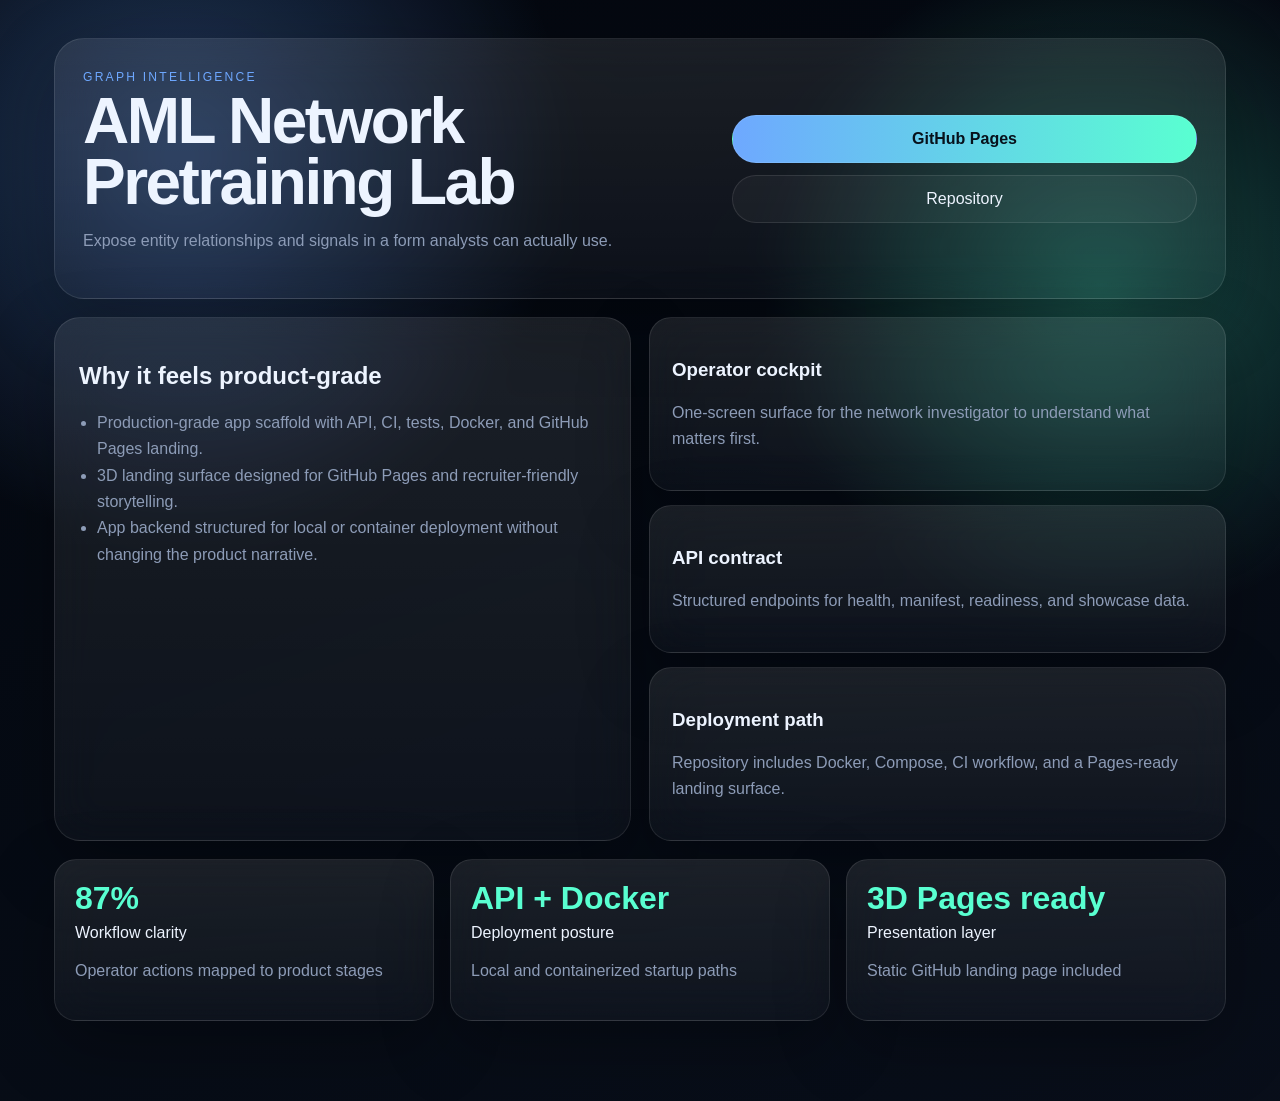
<file: docs/index.html>
<!DOCTYPE html>
<html lang="en">
<head>
  <meta charset="UTF-8" />
  <meta name="viewport" content="width=device-width, initial-scale=1.0" />
  <title>AML Network Pretraining Lab Landing</title>
  <link rel="stylesheet" href="landing.css" />
</head>
<body>
  <div class="scene" id="scene">
    <div class="backdrop"></div>
    <main class="deck">
      <section class="hero-card glass">
        <div>
          <span class="eyebrow">Graph intelligence</span>
          <h1>AML Network Pretraining Lab</h1>
          <p>Expose entity relationships and signals in a form analysts can actually use.</p>
        </div>
        <nav class="cta-stack">
          <a class="cta primary" href="https://r-behera.github.io/graphmae-self-supervised-graph-lab/">GitHub Pages</a>
          <a class="cta" href="https://github.com/R-behera/graphmae-self-supervised-graph-lab">Repository</a>
        </nav>
      </section>
      <section class="orbit-grid">
        <div class="glass panel large">
          <h2>Why it feels product-grade</h2>
          <ul><li>Production-grade app scaffold with API, CI, tests, Docker, and GitHub Pages landing.</li><li>3D landing surface designed for GitHub Pages and recruiter-friendly storytelling.</li><li>App backend structured for local or container deployment without changing the product narrative.</li></ul>
        </div>
        <div id="cards" class="card-stack"></div>
      </section>
      <section class="metrics-row" id="metrics"></section>
    </main>
  </div>
  <script>window.PROJECT_MANIFEST = {"slug": "graphmae-self-supervised-graph-lab", "title": "AML Network Pretraining Lab", "summary": "![Demo Screenshot](demo/screenshot.png)", "domain": "Graph intelligence", "audience": "network investigator", "promise": "Expose entity relationships and signals in a form analysts can actually use.", "hero": ["Production-grade app scaffold with API, CI, tests, Docker, and GitHub Pages landing.", "3D landing surface designed for GitHub Pages and recruiter-friendly storytelling.", "App backend structured for local or container deployment without changing the product narrative."], "kpis": [{"label": "Workflow clarity", "value": "87%", "note": "Operator actions mapped to product stages"}, {"label": "Deployment posture", "value": "API + Docker", "note": "Local and containerized startup paths"}, {"label": "Presentation layer", "value": "3D Pages ready", "note": "Static GitHub landing page included"}], "stages": ["ingest", "validate", "analyze", "decide", "monitor"], "cards": [{"title": "Operator cockpit", "body": "One-screen surface for the network investigator to understand what matters first."}, {"title": "API contract", "body": "Structured endpoints for health, manifest, readiness, and showcase data."}, {"title": "Deployment path", "body": "Repository includes Docker, Compose, CI workflow, and a Pages-ready landing surface."}], "scene": "orbital-grid", "theme": {"bg": "#04070d", "surface": "#0d1320", "ink": "#edf4ff", "muted": "#8d9cb7", "accent": "#6ea8ff", "accent2": "#59ffd1"}, "pages_url": "https://r-behera.github.io/graphmae-self-supervised-graph-lab/", "api_examples": {"health": {"status": "ok", "project": "graphmae-self-supervised-graph-lab"}, "readiness": {"api": "ready", "landing_page": "docs/index.html", "container": "Dockerfile present"}, "signals": [{"name": "Decision coverage", "status": "strong", "detail": "App and landing narrative aligned"}, {"name": "Operator context", "status": "strong", "detail": "Primary user anchored as network investigator"}, {"name": "Delivery path", "status": "ready", "detail": "Pages + containerized app scaffold generated"}]}};</script>
  <script src="landing.js"></script>
</body>
</html>
</file>
<file: docs/landing.css>
:root{--bg:#04070d;--surface:#0d1320;--ink:#edf4ff;--muted:#8d9cb7;--accent:#6ea8ff;--accent2:#59ffd1;--rx:0deg;--ry:0deg;}*{box-sizing:border-box}html,body{margin:0;min-height:100%;font-family:Inter,Segoe UI,sans-serif;background:var(--bg);color:var(--ink)}.scene{min-height:100vh;overflow:hidden;position:relative;transform-style:preserve-3d;perspective:1600px}.backdrop{position:absolute;inset:-10%;background:radial-gradient(circle at 20% 20%,color-mix(in srgb,var(--accent) 30%, transparent),transparent 24%),radial-gradient(circle at 80% 30%,color-mix(in srgb,var(--accent2) 28%, transparent),transparent 22%),linear-gradient(160deg,var(--bg),color-mix(in srgb,var(--surface) 78%, black));filter:saturate(1.15)}.deck{position:relative;z-index:2;max-width:1220px;margin:0 auto;padding:38px 24px 80px;transform:rotateX(var(--rx)) rotateY(var(--ry));transition:transform .12s ease-out}.glass{background:linear-gradient(180deg,rgba(255,255,255,.09),rgba(255,255,255,.03));border:1px solid rgba(255,255,255,.1);backdrop-filter:blur(22px);box-shadow:0 24px 70px rgba(0,0,0,.28)}.hero-card{display:grid;grid-template-columns:1.15fr .85fr;gap:20px;padding:28px;border-radius:30px;margin-bottom:18px}.eyebrow{letter-spacing:.18em;text-transform:uppercase;font-size:.76rem;color:var(--accent)}h1{font-size:clamp(2.4rem,5vw,4.8rem);line-height:.94;margin:.4rem 0 1rem;letter-spacing:-.04em}p,li{color:var(--muted);line-height:1.65}.cta-stack{display:flex;flex-direction:column;justify-content:center;gap:12px}.cta{display:inline-flex;justify-content:center;padding:14px 18px;border-radius:999px;text-decoration:none;color:var(--ink);border:1px solid rgba(255,255,255,.1);background:rgba(255,255,255,.04)}.primary{background:linear-gradient(90deg,var(--accent),var(--accent2));color:#07111b;font-weight:700}.orbit-grid{display:grid;grid-template-columns:1fr 1fr;gap:18px;margin-bottom:18px}.panel.large{padding:24px;border-radius:26px}.card-stack{display:grid;gap:14px}.flip{padding:22px;border-radius:22px;transform:translateZ(var(--z))}.metrics-row{display:grid;grid-template-columns:repeat(3,minmax(0,1fr));gap:16px}.metric{padding:20px;border-radius:22px}.metric strong{display:block;font-size:2rem;color:var(--accent2);margin-bottom:.4rem}ul{padding-left:18px;margin:14px 0 0}@media(max-width:980px){.hero-card,.orbit-grid,.metrics-row{grid-template-columns:1fr}.deck{padding:22px 16px 60px}}
</file>
